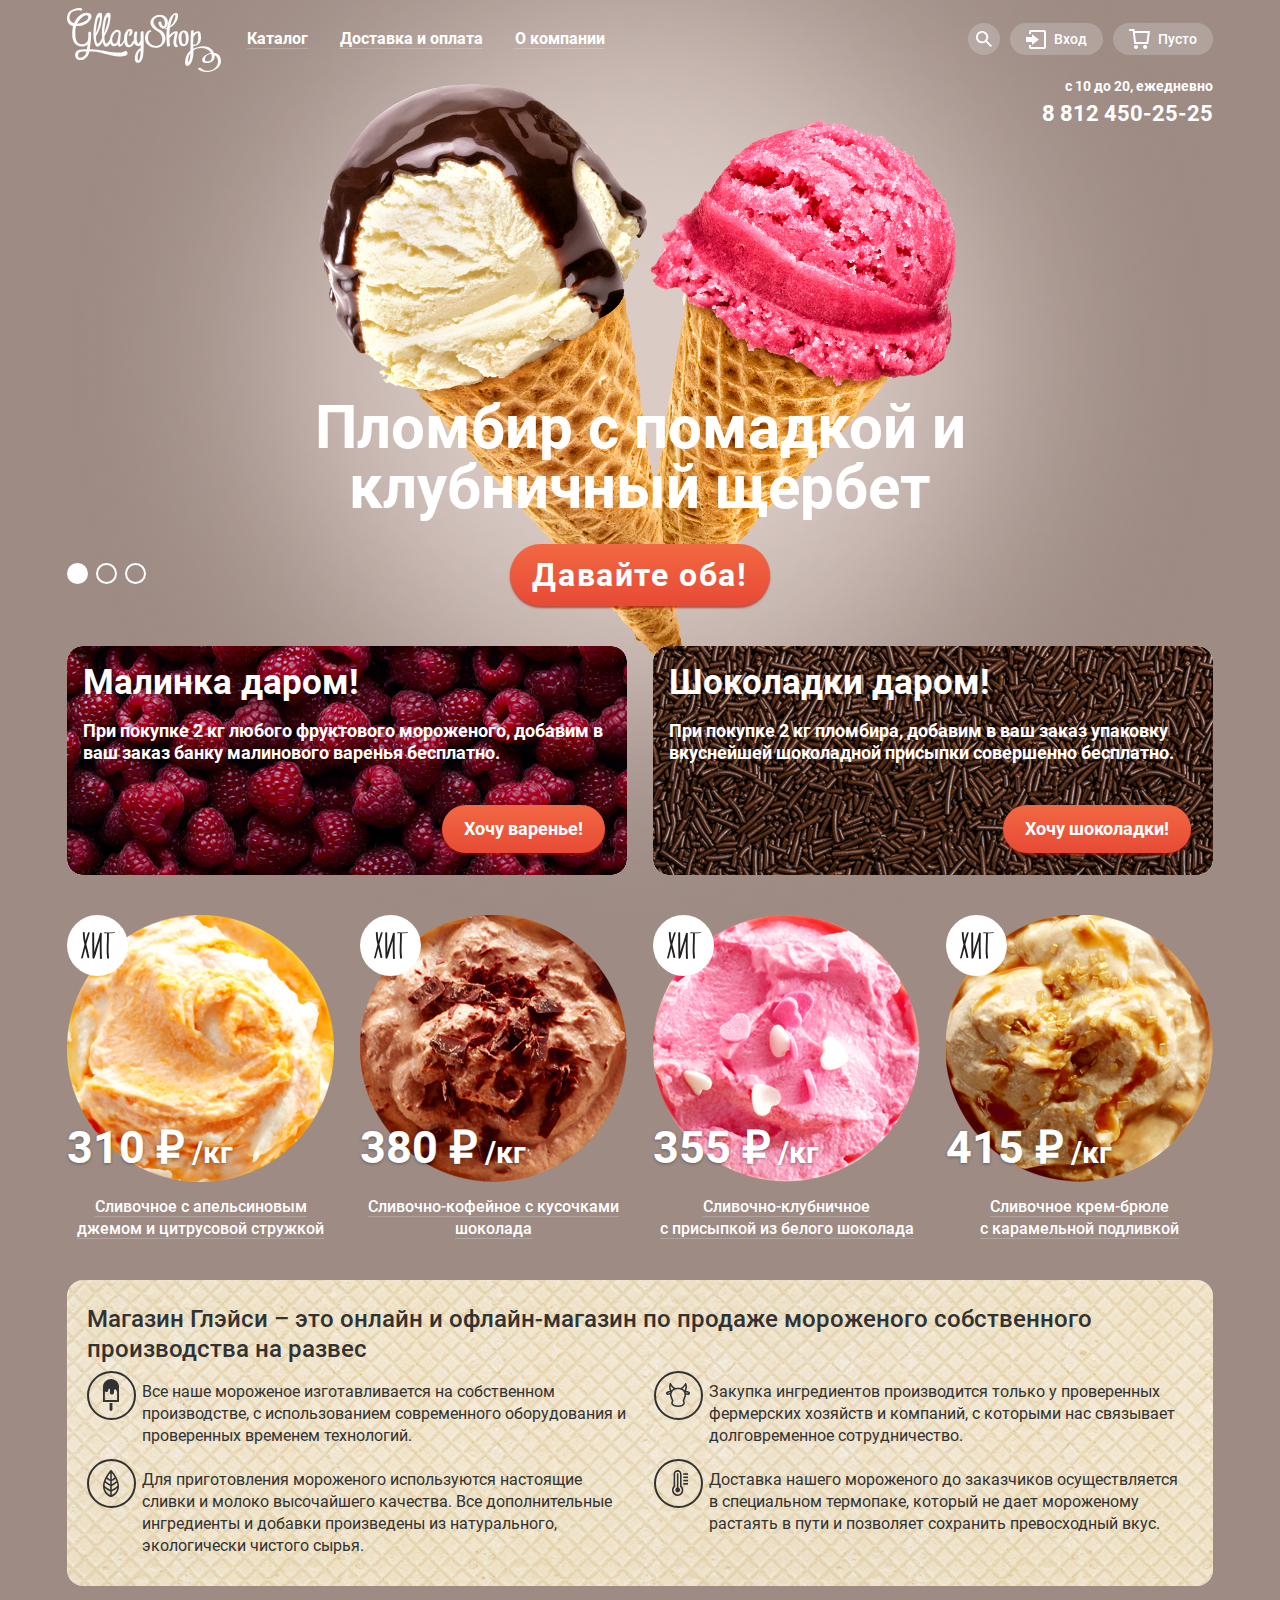
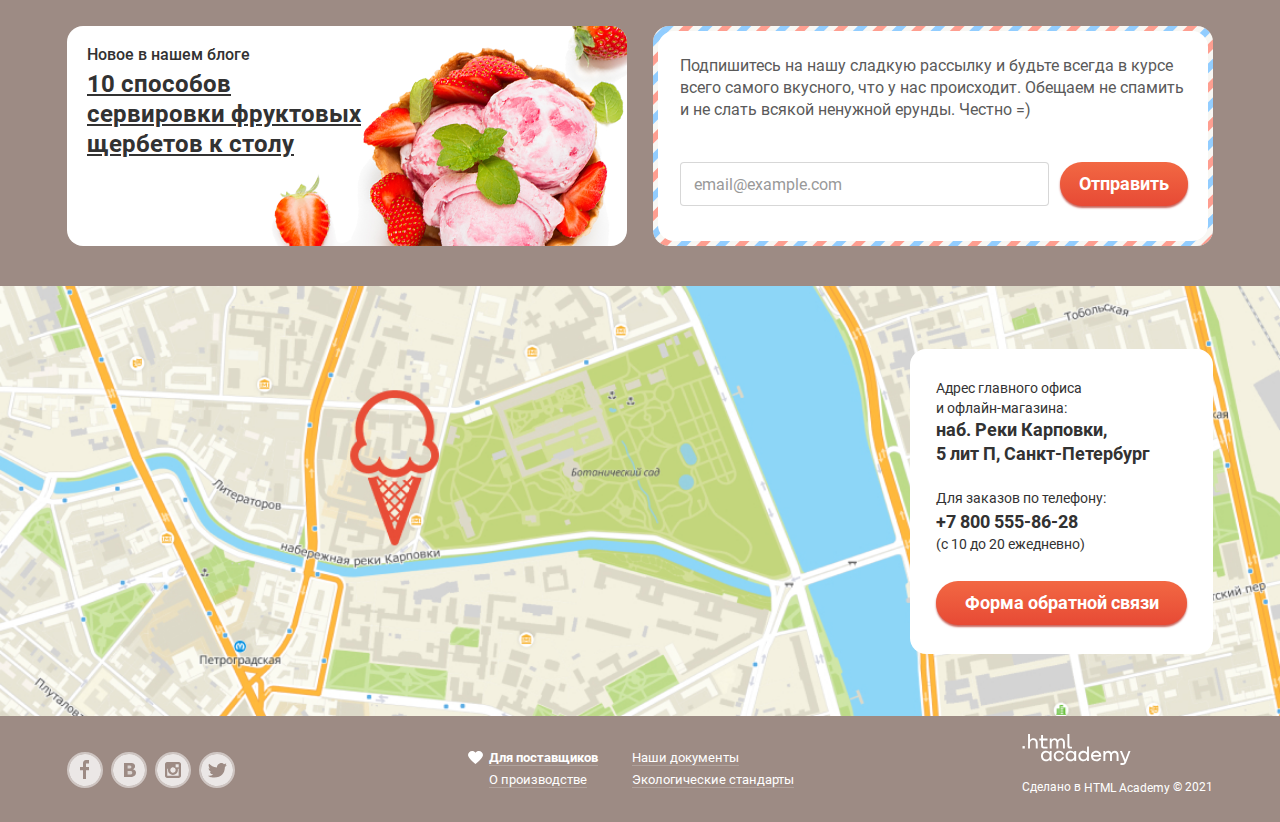
<file: index.html>
<!DOCTYPE html>
<html lang="ru" class="page">
	<head>
		<meta charset="utf-8">
		<title>HTML Academy: Глейси</title>
		<link rel="icon" href="favicon.ico">
		<link rel="icon" href="img/favicon_152.svg" type="image/svg+xml">
		<link rel="apple-touch-icon" href="img/favicon_180.png">
		<link rel="manifest" href="manifest.webmanifest.js">
		<link rel="stylesheet" href="css/normalize.css">
		<link rel="stylesheet" type="text/css" href="css/style.min.css">
	</head>
	<body class="page-body">
		<!-- Шапка -->
		<header class="main-header">
			<div class="wrapper main-header__wrapper">
				<nav class="main-header__navigation">
					<a class="main-header__logo">
						<img src="img/logo.svg" width="154" height="64" alt="Gllacy Shop">
					</a>

					<div class="main-header__bar">
						<ul class="main-header__site-navigation list">
							<li class="main-header__site-navigation-item">
								<a class="main-header__site-navigation-link" href="catalog.html">
									Каталог
								</a>
								<ul class="main-header__site-subnavigation list">
									<li class="main-header__site-subnavigation-item">
										<p class="main-header__site-subnavigation-title">Новинки</p>
									</li>
									<li class="main-header__site-subnavigation-item">
										<a href="catalog.html" class="main-header__site-subnavigation-link">Сливочное</a>
									</li>
									<li class="main-header__site-subnavigation-item">
										<a href="#" class="main-header__site-subnavigation-link">Щербеты</a>
									</li>
									<li class="main-header__site-subnavigation-item">
										<a href="#" class="main-header__site-subnavigation-link">Фруктовый лед</a>
									</li>
									<li class="main-header__site-subnavigation-item">
										<a href="#" class="main-header__site-subnavigation-link">Мелорин</a>
									</li>
								</ul>
							</li>
							<li class="main-header__site-navigation-item">
								<a class="main-header__site-navigation-link" href="#">
									Доставка и оплата
								</a>
							</li>
							<li class="main-header__site-navigation-item">
								<a class="main-header__site-navigation-link" href="#">
									О компании
								</a>
							</li>
						</ul>

						<ul class="main-header__user-navigation list">
							<li class="main-header__user-navigation-item search">
								<button class="main-header__user-navigation-button search__button" type="button">
									<span class="visually-hidden">Поиск</span>
									<svg width="16" height="16" viewBox="0 0 16 16" xmlns="http://www.w3.org/2000/svg">
										<path d="M16 14.6652L11.0785 9.73294C11.9827 8.48188 12.3826 6.93501 12.1984 5.40134C12.0141 3.86767 11.2594 2.4601 10.0848 1.45982C8.91022 0.45954 7.40233 -0.0598191 5.86234 0.00548954C4.32234 0.0707982 2.86363 0.715967 1.77757 1.81212C0.691516 2.90827 0.0580813 4.3747 0.0038002 5.91849C-0.050481 7.46228 0.478388 8.96976 1.48476 10.1398C2.49113 11.3098 3.90092 12.0563 5.43251 12.2301C6.96409 12.4039 8.50472 11.9922 9.74663 11.0772L14.6586 16L16 14.6652ZM6.08152 10.3767C5.24079 10.3767 4.41895 10.1268 3.71991 9.65874C3.02087 9.19063 2.47604 8.5253 2.15431 7.74687C1.83258 6.96844 1.7484 6.11188 1.91241 5.28551C2.07643 4.45913 2.48128 3.70006 3.07576 3.10427C3.67024 2.50849 4.42766 2.10276 5.25223 1.93838C6.0768 1.77401 6.93149 1.85837 7.70822 2.1808C8.48495 2.50324 9.14883 3.04927 9.61591 3.74983C10.083 4.4504 10.3323 5.27404 10.3323 6.11661C10.3298 7.24568 9.88115 8.3278 9.08451 9.12618C8.28788 9.92456 7.20813 10.3742 6.08152 10.3767Z" fill="currentColor"/>
									</svg>
								</button>
								<form class="search__form" action="index.html" method="post">
									<label for="search-field" class="visually-hidden">Начать поиск</label>
									<input id="search-field" type="search" name="search" placeholder="Крем-брюле" class="search__field field field--modal">
								</form>
							</li>
							<li class="main-header__user-navigation-item enter">
								<button class="main-header__user-navigation-button enter__button" type="button">
									<svg width="20" height="19" viewBox="0 0 20 19" fill="currentColor" xmlns="http://www.w3.org/2000/svg">
										<path d="M6.04 14.88L12.96 9.5L6.04 4.13V7.04H0V11.96H6.04V14.88Z" />
										<path d="M18 0H5C4.46957 0 3.96086 0.210714 3.58579 0.585786C3.21071 0.960859 3 1.46957 3 2V4H5V2H18V17H5V15H3V17C3 17.5304 3.21071 18.0391 3.58579 18.4142C3.96086 18.7893 4.46957 19 5 19H18C18.5304 19 19.0391 18.7893 19.4142 18.4142C19.7893 18.0391 20 17.5304 20 17V2C20 1.46957 19.7893 0.960859 19.4142 0.585786C19.0391 0.210714 18.5304 0 18 0Z"/>
									</svg>
									<span class="main-header__button-text">Вход</span>
								</button>

								<form class="enter__form" action="index.html" method="post">
									<label for="enter-email" class="visually-hidden">Ваш Email</label>
									<input id="enter-email" type="email" name="email" placeholder="email@example.com" class="enter__field field field--modal">

									<label for="enter-password" class="visually-hidden">Ваш пароль</label>
									<input id="enter-password" type="password" name="password" placeholder="......" class="enter__field field">
									<div class="enter__row">
										<button class="enter__sign-in button button--font-medium" type="submit" name="button-enter">Войти</button>
										<div class="enter__help">
											<a href="#" class="enter__link">Забыли пароль?</a>
											<a href="#" class="enter__link">Новая регистрация</a>
										</div>
									</div>
								</form>
							</li>
							<li class="main-header__user-navigation-item cart">
								<button class="main-header__user-navigation-button cart__button" type="button">
									<svg width="21" height="20" viewBox="0 0 21 20" fill="none" xmlns="http://www.w3.org/2000/svg">
										<path d="M5.70345 2L5.46161 0H0V2H3.66795L5.17946 15H19.2869L21 2H5.70345ZM17.5034 13H6.97313L5.96545 4H18.6924L17.5034 13Z" fill="currentColor"/>
										<path d="M7.03359 20C8.14664 20 9.04894 19.1046 9.04894 18C9.04894 16.8954 8.14664 16 7.03359 16C5.92054 16 5.01823 16.8954 5.01823 18C5.01823 19.1046 5.92054 20 7.03359 20Z" fill="currentColor"/>
										<path d="M16.1027 20C17.2157 20 18.118 19.1046 18.118 18C18.118 16.8954 17.2157 16 16.1027 16C14.9896 16 14.0873 16.8954 14.0873 18C14.0873 19.1046 14.9896 20 16.1027 20Z" fill="currentColor"/>
									</svg>
									<span class="main-header__button-text">Пусто</span>
								</button>
							</li>
						</ul>
					</div>
				</nav>
				<div class="main-header__description">с 10 до 20, ежедневно
					<br>
					<a class="main-header__phone link" href="tel:88124502525">8 812 450-25-25</a>
				</div>
			</div>
		</header>
		<!-- /Шапка -->

		<main class="container">
			<div class="wrapper">
				<h1 class="visually-hidden">Gllacy Shop</h1>
				<!-- Слайдер -->
				<section class="slider">

					<ul class="slider__list list">
						<li class="slider__item slide">
							<h2 class="slider__item-description">Пломбир с помадкой и клубничный щербет</h2>
							<div class="slider__item-image">
								<img src="img/ice_cream_group_1.png" alt="Белый пломбир с шоколадной помадкой и розовый сорбет в вафельных рожках" width="1200" height="966">
							</div>
							<a class="slider__item-link button button--font-large" href="#"> Давайте оба!</a>
						</li>
						<li class="slider__item slide slide__hidden">
							<h2 class="slider__item-description">Шоколадный пломбир и лимонный сорбет</h2>
							<div class="slider__item-image">
								<img src="img/ice_cream_group_2.png" alt="Пломбир с шоколадными капельками и лимонный сорбет в вафельных рожках" width="1200" height="966">
							</div>
							<a class="slider__item-link button button--font-large" href="#"> Давайте оба!</a>
						</li>
						<li class="slider__item slide slide__hidden">
							<h2 class="slider__item-description">Крем-брюле и пломбир с малиновым джемом</h2>
							<div class="slider__item-image">
								<img src="img/ice_cream_group_3.png" alt="Крем-брюле с шоколадным соусом и пломбир с малиновым джемом в вафельных рожках" width="1200" height="966">
							</div>
							<a class="slider__item-link button button--font-large" href="#">Давайте оба!</a>
						 </li>
					</ul>
					<div class="slider-controls">
						<button class="slider-controls__button is-active" type="button" aria-label="Первый слайд" onclick="currentSlide(1)"></button>
						<button class="slider-controls__button" type="button" aria-label="Второй слайд" onclick="currentSlide(2)"></button>
						<button class="slider-controls__button" type="button" aria-label="Третий слайд" onclick="currentSlide(3)"></button>
					</div>
				</section>



				<!-- Акции -->
				<h2 class="visually-hidden">Список акций</h2>
				<section class="actions">
					<ul class="actions__list list">
						<li class="actions__item actions__background-raspberries">
							<h3 class="actions__item-title">Малинка даром!</h3>
							<p class="actions__description">При покупке 2 кг любого фруктового мороженого, добавим в ваш заказ банку малинового варенья бесплатно.</p>
							<a class="actions__link button button--font-medium" href="#">Хочу варенье!</a>
						</li>
						<li class="actions__item actions__background-chocolates">
							<h3 class="actions__item-title">Шоколадки даром!</h3>
							<p class="actions__description">При покупке 2 кг пломбира, добавим в ваш заказ упаковку вкуснейшей шоколадной присыпки совершенно бесплатно.</p>
							<a class="actions__link button button--font-medium" href="#">Хочу шоколадки!</a>
						</li>
					</ul>
				</section>
				<!-- /Акции -->

				<!-- Хиты -->
				<section class="catalog">
					<h2 class="visually-hidden">Хиты продаж</h2>
					<ul class="catalog__list list">
						<li class="catalog__item product product--hit">
							<a class="product__link link" href="#">
								<span class="link__text">Сливочное с апельсиновым джемом и цитрусовой стружкой</span>
							</a>
							<div class="product__info">
								<a class="product__image" href="#">
									<img src="img/catalog_ice-cream_1.png" alt="Белое мороженое с оранжевым апельсиновым джемом" width="267" height="267">
								</a>
								<p class="product__price">310 &#8381;<small> /кг</small></p>
							</div>
							<button class="button product__button button--font-medium" type="button">Быстрый просмотр</button>
						</li>

						<li class="catalog__item product product--hit">
							<a class="product__link link" href="#">
								<span class="link__text">Сливочно-кофейное с кусочками шоколада</span>
							</a>
							<div class="product__info">
								<a class="product__image" href="#">
									<img src="img/catalog_ice-cream_2.png" alt="Шоколадное мороженное с шоколадной стружкой" width="267" height="267">
								</a>
								<p class="product__price">380 &#8381;<small> /кг</small></p>
							</div>
							<button class="button product__button button--font-medium" type="button">Быстрый просмотр</button>
						</li>

						<li class="catalog__item product product--hit">
							<a class="product__link link" href="#">
								<span class="link__text">Сливочно-клубничное <br/>с присыпкой из белого шоколада</span>
							</a>
							<div class="product__info">
								<a class="product__image" href="#">
									<img src="img/catalog_ice-cream_3.png" alt="Розовое клубничное мороженое с посыпкой из сахарных сердечек" width="267" height="267">
								</a>
								<p class="product__price">355 &#8381;<small> /кг</small></p>
							</div>
							<button class="button product__button button--font-medium" type="button">Быстрый просмотр</button>
						</li>

						<li class="catalog__item product product--hit">
							<a class="product__link link" href="#">
								<span class="link__text">Сливочное крем-брюле <br/>с карамельной подливкой</span>
							</a>
							<div class="product__info">
								<a class="product__image" href="#">
									<img src="img/catalog_ice-cream_4.png" alt="Крем-брюле с карамельной подливкой" width="267" height="267">
								</a>
								<p class="product__price">415 &#8381;<small> /кг</small></p>
							</div>
							<button class="button product__button button--font-medium" type="button">Быстрый просмотр</button>
						</li>
					</ul>
				</section>
				<!-- /Хиты -->

				<!-- Преимущества -->
					<section class="advantages advantages__background-waffle">
						<h2 class="advantages__title">Магазин Глэйси – это онлайн и офлайн-магазин по продаже мороженого собственного производства на развес</h2>
							<ul class="advantages__list list">
								<li class="advantages__item">
									<p class="advantages__description">Все наше мороженое изготавливается на собственном производстве, с использованием современного оборудования и проверенных временем технологий.</p>
								</li>

								<li class="advantages__item">
									<p class="advantages__description">Закупка ингредиентов производится только у проверенных фермерских хозяйств и компаний, с которыми нас связывает долговременное сотрудничество.</p>
								</li>

								<li class="advantages__item">
									<p class="advantages__description">Для приготовления мороженого используются настоящие сливки и молоко высочайшего качества. Все дополнительные ингредиенты и добавки произведены из натурального, экологически чистого сырья.</p>
								</li>

								<li class="advantages__item">
									<p class="advantages__description">Доставка нашего мороженого до заказчиков осуществляется <br>в специальном термопаке, который не дает мороженому растаять в пути и позволяет сохранить превосходный вкус.</p>
								</li>
							</ul>
					</section>
				<!-- /Преимущества -->
				<div class="row">
				<!-- Новости блога -->
					<article class="row__item blog">
						<h2 class="blog__title">Новое в нашем блоге</h2>
						<a class="blog__link link-black" href="#">10 способов сервировки фруктовых щербетов к столу
						</a>
					</article>
				<!-- /Новости блога -->
				<!-- Рассылка -->
					<section class="row__item subscription">
						<div class="subscription__background-color">
							<h2 class="visually-hidden">Рассылка</h2>

							<p class="subscription__description">Подпишитесь на нашу сладкую рассылку и будьте всегда в курсе всего самого вкусного, что у нас происходит. Обещаем не спамить и не слать всякой ненужной ерунды. Честно =)</p>
							<form class="subscription__form" action="https://echo.htmlacademy.ru/courses" method="post">
								<label for="subscription-email" class="visually-hidden">Ваш email</label>
								<input id="subscription-email" class="subscription__field email field" type="email" name="mail" placeholder="email@example.com">

								<input class="subscription__button button button--font-small" type="submit" value="Отправить">
							</form>
						</div>
					</section>
				<!-- /Рассылка -->
				</div>
			</div>

			<!-- Адрес -->
			<section class="address">
				<div class="address__map" id="map"></div>
				<div class="wrapper adress__wrapper">
					<h2 class="visually-hidden">Адрес и телефон для связи</h2>
					<div class="address__info">
						<p class="address__description">Адрес главного офиса<br/> и офлайн-магазина:</p>
						<address class="adress__adress">наб. Реки Карповки,<br> 5 лит П, Санкт-Петербург</address>
						<p class="address__description">Для заказов по телефону:</p>
						<a class="address__phone link-black" href="tel:+78005558628">+7 800 555-86-28</a>
						<p class="address__description address__description-time">(с 10 до 20 ежедневно)</p>
						<a href="#" class="address__button button button--font-very-small feedback-link">Форма обратной связи</a>
					</div>
				</div>
			</section>
			<!-- /Адрес -->

		</main>

		<!-- Подвал -->
		<footer class="page-footer">
				<div class="wrapper page-footer__wrapper">
				<!-- Соцсети -->
				<h2 class="visually-hidden">Наши контакты в социальных сетях</h2>
				<ul class="page-footer__column page-footer__column-socials socials list">
					<li class="socials__item">
						<a class="socials__link" href="#">
							<img class="socials__icon" src="img/icons/facebook.svg" alt="Фейсбук" width="32" height="32">
							<span class="visually-hidden">Фейсбук</span>
						</a>
					</li>
					<li class="socials__item">
						<a class="socials__link" href="#">
							<img class="socials__icon" src="img/icons/vkontakte.svg" alt="Вконтакте" width="32" height="32">
							<span class="visually-hidden">Вконтакте</span>
						</a>
					</li>
					<li class="socials__item">
						<a class="socials__link" href="#">
							<img class="socials__icon" src="img/icons/instagram.svg" alt="Инстаграм" width="32" height="32">
							<span class="visually-hidden">Инстаграм</span>
						</a>
					</li>
					<li class="socials__item">
						<a class="socials__link" href="#">
							<img class="socials__icon" src="img/icons/twitter.svg" alt="Твиттер" width="32" height="32">
							<span class="visually-hidden">Твиттер</span>
						</a>
					</li>
				</ul>
				<!-- /Соцсети -->
				<ul class="page-footer__column footer-nav list">
					<li class="footer-nav__item">
						<a class="footer-nav__link footer-nav__link--heart link" href="#">
							<span class="link__text">Для поставщиков</span>
						</a>
					</li>
					<li class="footer-nav__item"> 
						<a class="footer-nav__link link" href="#">
							<span class="link__text">Наши документы</span>
						</a>
					</li>

					<li class="footer-nav__item">
						<a class="footer-nav__link link" href="#">
							<span class="link__text">О производстве</span>
						</a>
					</li>
					<li class="footer-nav__item">
						<a class="footer-nav__link link" href="#">
							<span class="link__text">Экологические стандарты</span>
						</a>
					</li>
				</ul>

				<div class="page-footer__column">
					<a href="https://htmlacademy.ru/intensive/htmlcss" target="_blank" class="page-footer__logo-link">
						<img class="page-footer__logo" src="img/icons/logo_html_academy.svg" alt="HTML Академия" width="109" height="31">
					</a>
					<p class="page-footer__copyright">Сделано в <a class="link-academy link" href="https://htmlacademy.ru/intensive/htmlcss" target="_blank"> HTML Academy</a> © 2021</p>
				</div>
			</div>
		</footer>
		<!-- /Подвал -->

		<div class="popup-feedback popup">
			<div class="popup__overlay"></div>
			<div class="popup__content">
				<button class="popup__close" type="button" title="Закрыть"></button>

				<p class="popup__title">Мы обязательно вам ответим!</p>
				<form class="feedback-form" action="https://echo.htmlacademy.ru/courses" method="post">
					<label for="feedback-user-name" class="visually-hidden">Ваше Имя</label>
					<input id="feedback-user-name" type="text" name="feedback-name" placeholder="Имя Фамилия" class="feedback-form__field field feedback-user-name">

					<label for="feedback-email" class="visually-hidden">Ваш Email</label>
					<input id="feedback-email" type="email" name="feedback-email" placeholder="email@example.com" class="feedback-form__field field feedback-email">

					<label for="feedback-comment" class="visually-hidden">Ваш комментарий</label>
					<textarea id="feedback-comment" name="comment" rows="6" cols="35" placeholder="В свободной форме" class="feedback-form__textarea field field--textarea feedback-comment"></textarea>

					<input class="feedback-form__button button button--font-medium" type="submit" name="feedback-submit" value="Отправить">
				</form>
			</div>
		</div>

		<script src="https://api-maps.yandex.ru/2.1/?lang=ru-RU&amp;amp;apikey=8c4697af-8af9-4130-ba3c-3260d2bb30d9"></script>
		<script src="js/main.min.js"></script>
	</body>
</html>
</file>
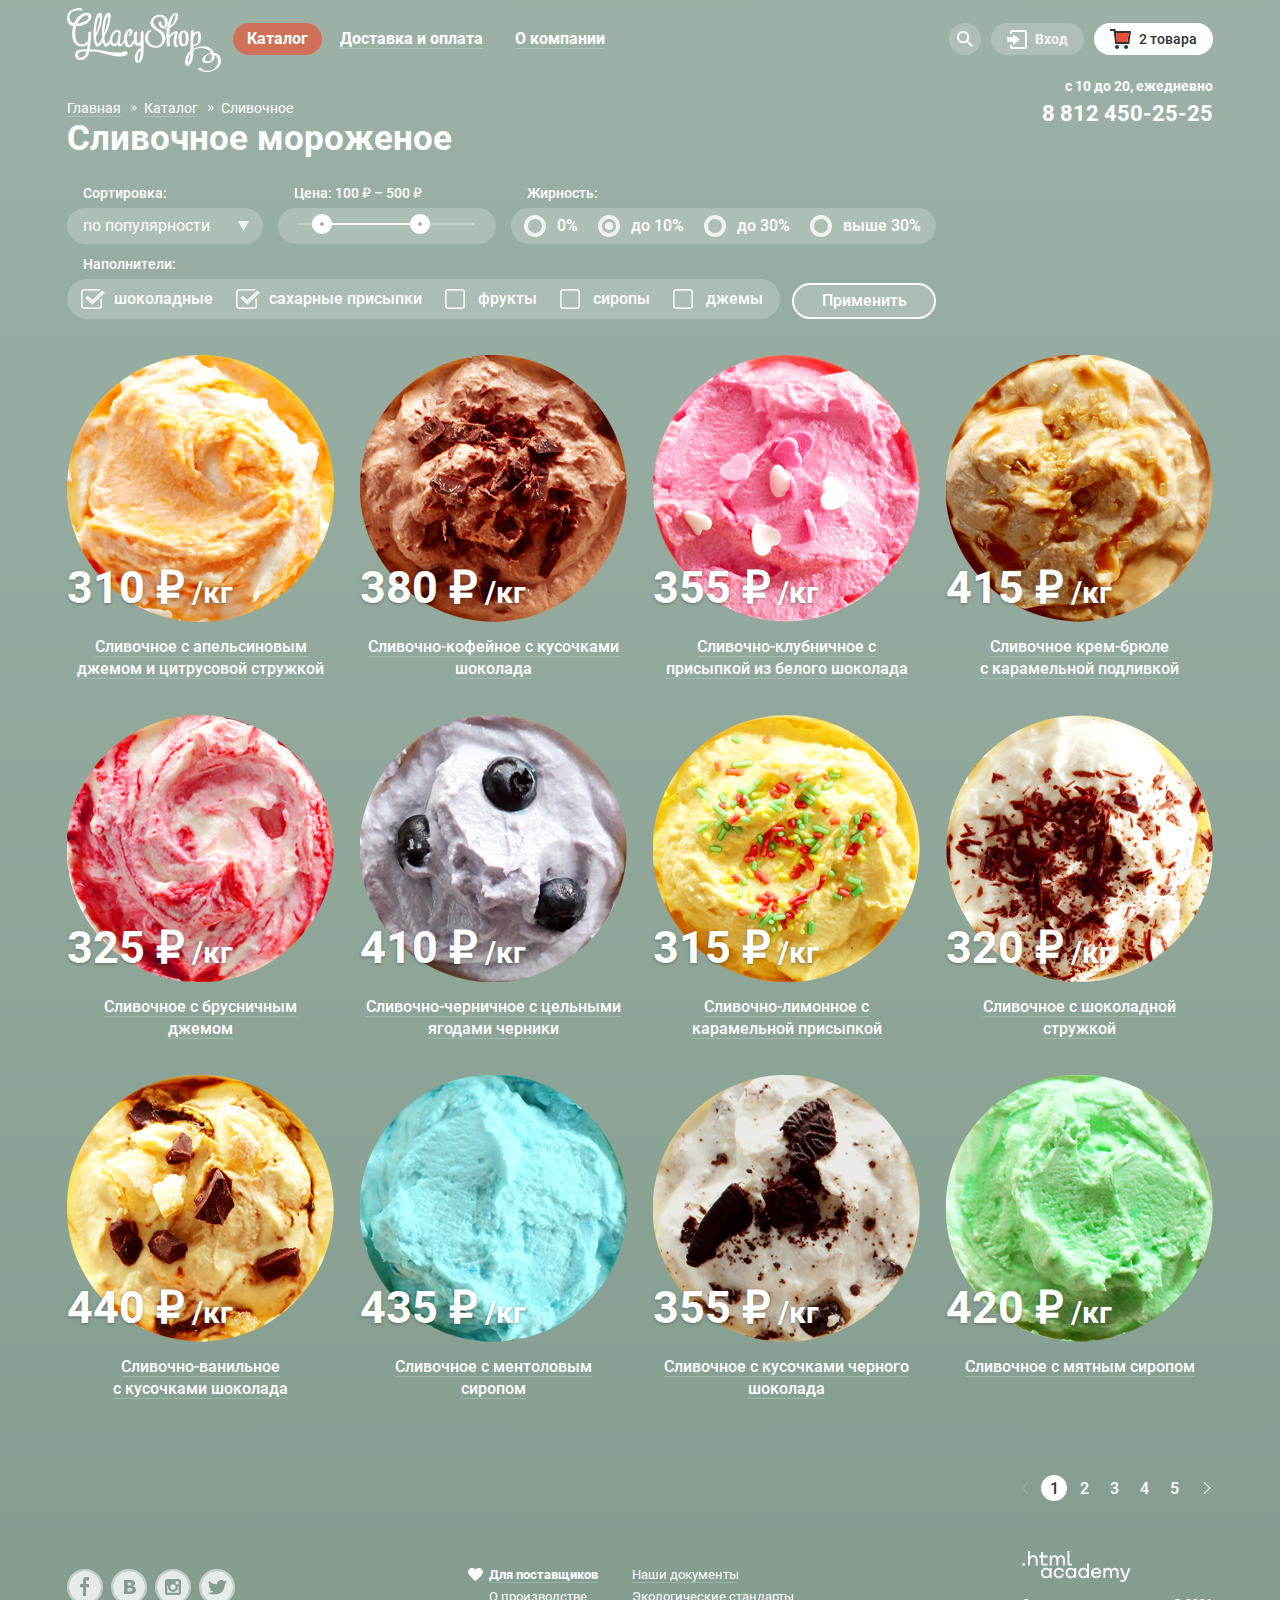
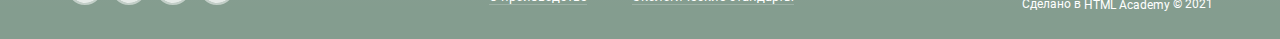
<file: catalog.html>
<!DOCTYPE html>
<html lang="ru" class="page">
	<head>
		
		<meta charset="utf-8">
		<title>HTML Academy: Глейси</title>
		<link rel="icon" href="favicon.ico">
		<link rel="icon" href="img/favicon_152.svg" type="image/svg+xml">
		<link rel="apple-touch-icon" href="img/favicon_180.png">
		<link rel="manifest" href="manifest.webmanifest.js">
		<link rel="stylesheet" href="css/normalize.css">
		<link rel="stylesheet" type="text/css" href="css/style.min.css">
	</head>
	<body class="page-body inner-page">
		<!-- Шапка -->
		<header class="main-header">
			<div class="wrapper main-header__wrapper">
				<nav class="main-header__navigation">
					<a href="index.html" class="main-header__logo">
						<img src="img/logo.svg" width="154" height="64" alt="Gllacy Shop">
					</a>

					<div class="main-header__bar">
						<ul class="main-header__site-navigation list">
							<li class="main-header__site-navigation-item">
								<a class="main-header__site-navigation-link is-active">
									Каталог
								</a>
								<ul class="main-header__site-subnavigation list">
									<li class="main-header__site-subnavigation-item">
										<p class="main-header__site-subnavigation-title">Новинки</p>
									</li>
									<li class="main-header__site-subnavigation-item">
										<a class="main-header__site-subnavigation-link is-active">Сливочное</a>
									</li>
									<li class="main-header__site-subnavigation-item">
										<a href="#" class="main-header__site-subnavigation-link">Щербеты</a>
									</li>
									<li class="main-header__site-subnavigation-item">
										<a href="#" class="main-header__site-subnavigation-link">Фруктовый лед</a>
									</li>
									<li class="main-header__site-subnavigation-item">
										<a href="#" class="main-header__site-subnavigation-link">Мелорин</a>
									</li>
								</ul>
							</li>
							<li class="main-header__site-navigation-item">
								<a class="main-header__site-navigation-link" href="#">
									Доставка и оплата
								</a>
							</li>
							<li class="main-header__site-navigation-item">
								<a class="main-header__site-navigation-link" href="#">
									О компании
								</a>
							</li>
						</ul>

						<ul class="main-header__user-navigation list">
							<li class="main-header__user-navigation-item search">
								<button class="main-header__user-navigation-button search__button" type="button">
									<span class="visually-hidden">Поиск</span>
									<svg width="16" height="16" viewBox="0 0 16 16" xmlns="http://www.w3.org/2000/svg">
										<path d="M16 14.6652L11.0785 9.73294C11.9827 8.48188 12.3826 6.93501 12.1984 5.40134C12.0141 3.86767 11.2594 2.4601 10.0848 1.45982C8.91022 0.45954 7.40233 -0.0598191 5.86234 0.00548954C4.32234 0.0707982 2.86363 0.715967 1.77757 1.81212C0.691516 2.90827 0.0580813 4.3747 0.0038002 5.91849C-0.050481 7.46228 0.478388 8.96976 1.48476 10.1398C2.49113 11.3098 3.90092 12.0563 5.43251 12.2301C6.96409 12.4039 8.50472 11.9922 9.74663 11.0772L14.6586 16L16 14.6652ZM6.08152 10.3767C5.24079 10.3767 4.41895 10.1268 3.71991 9.65874C3.02087 9.19063 2.47604 8.5253 2.15431 7.74687C1.83258 6.96844 1.7484 6.11188 1.91241 5.28551C2.07643 4.45913 2.48128 3.70006 3.07576 3.10427C3.67024 2.50849 4.42766 2.10276 5.25223 1.93838C6.0768 1.77401 6.93149 1.85837 7.70822 2.1808C8.48495 2.50324 9.14883 3.04927 9.61591 3.74983C10.083 4.4504 10.3323 5.27404 10.3323 6.11661C10.3298 7.24568 9.88115 8.3278 9.08451 9.12618C8.28788 9.92456 7.20813 10.3742 6.08152 10.3767Z" fill="currentColor"/>
									</svg>
								</button>
								<form class="search__form" action="index.html" method="post">
									<label for="search-field" class="visually-hidden">Начать поиск</label>
									<input id="search-field" type="search" name="search" placeholder="Крем-брюле" class="search__field field field--modal">
								</form>
							</li>
							<li class="main-header__user-navigation-item enter">
								<button class="main-header__user-navigation-button enter__button" type="button">
									<svg width="20" height="19" viewBox="0 0 20 19" fill="currentColor" xmlns="http://www.w3.org/2000/svg">
										<path d="M6.04 14.88L12.96 9.5L6.04 4.13V7.04H0V11.96H6.04V14.88Z" />
										<path d="M18 0H5C4.46957 0 3.96086 0.210714 3.58579 0.585786C3.21071 0.960859 3 1.46957 3 2V4H5V2H18V17H5V15H3V17C3 17.5304 3.21071 18.0391 3.58579 18.4142C3.96086 18.7893 4.46957 19 5 19H18C18.5304 19 19.0391 18.7893 19.4142 18.4142C19.7893 18.0391 20 17.5304 20 17V2C20 1.46957 19.7893 0.960859 19.4142 0.585786C19.0391 0.210714 18.5304 0 18 0Z"/>
									</svg>
									<span class="main-header__button-text">Вход</span>
								</button>

								<form class="enter__form" action="index.html" method="post">
									<label for="enter-email" class="visually-hidden">Ваш Email</label>
									<input id="enter-email" type="email" name="email" placeholder="email@example.com" class="enter__field field field--modal">

									<label for="enter-password" class="visually-hidden">Ваш пароль</label>
									<input id="enter-password" type="password" name="password" placeholder="......" class="enter__field field">
									<div class="enter__row">
										<button class="enter__sign-in button button--font-medium" type="submit" name="button-enter">Войти</button>
										<div class="enter__help">
											<a href="#" class="enter__link">Забыли пароль?</a>
											<a href="#" class="enter__link">Новая регистрация</a>
										</div>
									</div>
								</form>
							</li>
							<li class="main-header__user-navigation-item cart">
								<button class="main-header__user-navigation-button cart__button cart__button--full" type="button">
									<svg width="21" height="20" viewBox="0 0 21 20" fill="none" xmlns="http://www.w3.org/2000/svg">
										<path d="M7.03359 20C8.14664 20 9.04894 19.1046 9.04894 18C9.04894 16.8954 8.14664 16 7.03359 16C5.92054 16 5.01823 16.8954 5.01823 18C5.01823 19.1046 5.92054 20 7.03359 20Z" fill="#343434"/>
										<path d="M16.1027 20C17.2157 20 18.118 19.1046 18.118 18C18.118 16.8954 17.2157 16 16.1027 16C14.9896 16 14.0873 16.8954 14.0873 18C14.0873 19.1046 14.9896 20 16.1027 20Z" fill="#343434"/>
										<path d="M5.70345 2L5.46161 0H0V2H3.66795L5.17946 15H19.2869L21 2H5.70345ZM17.5034 13H6.97313L5.96545 4H18.6924L17.5034 13Z" fill="#343434"/>
										<path d="M5.93506 4.02999L6.97297 13H17.5032L18.6923 4.02999H5.93506Z" fill="#E84D37"/>
									</svg>
									<span class="main-header__button-text">2 товара</span>
								</button>
								<div class="cart__content">
									<h2 class="visually-hidden">Корзина</h2>
									<ul class="cart__list list">
										<li class="cart__item cart-item">
											<button class="cart-item__delete" type="button"><span class="visually-hidden">Удалить</span></button>
											<a href="#" class="cart-item__image">
												<img src="img/catalog_ice-cream_1.png" width="33" height="33" alt="Пломбир с апельсиновым джемом">
											</a>
											<a href="#" class="cart-item__name">Пломбир с апельсиновым джемом</a>
											<span class="cart-item__cost">1,5 кг x <span>200 руб</span></span>
											<span class="cart-item__price">300 руб</span>
										</li>
										<li class="cart__item cart-item">
											<button class="cart-item__delete" type="button"><span class="visually-hidden">Удалить</span></button>
											<a href="#" class="cart-item__image">
												<img src="img/catalog_ice-cream_3.png" width="33" height="33" alt="Клубничный пломбир с присыпкой из белого шоколада">
											</a>
											<a href="#" class="cart-item__name">Клубничный пломбир с присыпкой из белого шоколада</a>
											<span class="cart-item__cost">1,5 кг x <span>300 руб</span></span>
											<span class="cart-item__price">450 руб</span>
										</li>
									</ul>
									<div class="cart__footer">
										<p class="cart__final-cost">
											Итого: <span>750</span> руб
										</p>
										<a class="cart__order-buttion button button--font-medium" href="#">Оформить заказ</a>
									</div>
								</div>
							</li>
						</ul>
					</div>
				</nav>
				<div class="main-header__description">с 10 до 20, ежедневно
					<br>
					<a class="main-header__phone link" href="tel:88124502525">8 812 450-25-25</a>
				</div>
			</div>
		</header>
		<!-- /Шапка -->
		<main>
			<div class="wrapper">
			<ul class="breadcrumbs list">
				<li class="breadcrumbs__item">
					<a class="breadcrumbs__link link" href="index.html">
						<span class="link__text">Главная</span>
					</a>
				</li>
				<li class="breadcrumbs__item">
					<a class="breadcrumbs__link link" href="#">
						<span class="link__text">Каталог</span>
					</a>
				</li>
				<li class="breadcrumbs__item">
					<a class="breadcrumbs__link link is-active">
						<span class="link__text">Сливочное</span>
					</a>
				</li>
			</ul>
			<h1 class="title">Cливочное мороженое</h1>

			<section class="catalog">
				<h2 class="visually-hidden">Наши товары</h2>
				<form class="catalog__filter filter" action="https://echo.htmlacademy.ru/courses" method="get">
					<fieldset class="filter__fieldset filter__fieldset--select">
						<legend class="filter__title">Сортировка:</legend>
						<label for="sort-select" class="visually-hidden">Отсортировать по: </label>
						<select id="sort-select" class="filter__select" name="sorting">
							<option class="filter__option" value="popular" selected>по популярности</option>
							<option class="filter__option" value="cheap" >сначала недорогие</option>
							<option class="filter__option" value="expensive" >сначала дорогие</option>
							<option class="filter__option" value="fat" >по жирности</option>
						</select>
					</fieldset>

					<fieldset class="filter__fieldset filter__fieldset--price">
						<legend class="filter__title">Цена: <span class="filter__min-price">100 </span> ₽ – <span class="filter__max-price">500 </span> ₽</legend>
						<div class="range">
							<div class="range__controls">
								<div class="range__scale">
									<div class="range__bar"></div>
								</div>
								<div class="range__toggle range__toggle--min"></div>
								<div class="range__toggle range__toggle--max"></div>
							</div>
						</div>
					</fieldset>

					<fieldset class="filter__fieldset filter__fieldset--radio-button">
						<legend class="filter__title">Жирность:</legend>
						<ul class="filter__fat list">
							<li class="filter__fat-item">
								<label class="filter__fat-label radio">
									<input class="filter__radio radio__input visually-hidden" type="radio" name="fat" value="0%">
									<span class="radio__text">0%</span>
								</label>
							</li>
							
							<li class="filter__fat-item">
								<label class="filter__fat-label radio">
									<input class="filter__radio radio__input visually-hidden" type="radio" name="fat" value="до 10%" checked>
									<span class="radio__text">до 10%</span>
								</label>
							</li>

							<li class="filter__fat-item">
								<label class="filter__fat-labe radio">
									<input class="filter__radio radio__input visually-hidden" type="radio" name="fat" value="до 30%">
									<span class="radio__text">до 30%</span>
								</label>
							</li>

							<li class="filter__fat-item">
								<label class="filter__fat-label radio">
									<input class="filter__radio radio__input visually-hidden" type="radio" name="fat" value="выше 30%">
									<span class="radio__text">выше 30%</span>
								</label>
							</li>
						</ul>
					</fieldset>

					<fieldset class="filter__fieldset filter__fieldset--checkbox">
						<legend class="filter__title">Наполнители:</legend>
						<ul class="filter__checkbox-list list">
							<li class="filter__checkbox-item">
								<label class="checkbox">
									<input class="checkbox__input visually-hidden" type="checkbox" name="decor_chocolate" checked="">
									<span class="checkbox__text">шоколадные</span>
								</label>
							</li>

							<li class="filter__checkbox-item">
								<label class="checkbox">
									<input class="checkbox__input visually-hidden" type="checkbox" name="decor_shugar-powder" checked="">
									<span class="checkbox__text">сахарные присыпки</span>
								</label>
							</li>

							<li class="filter__checkbox-item">
								<label class="checkbox">
									<input class="checkbox__input visually-hidden" type="checkbox" name="decor_fruits">
									<span class="checkbox__text">фрукты</span>
								</label>
							</li>

							<li class="filter__checkbox-item">
								<label class="checkbox">
									<input class="checkbox__input visually-hidden" type="checkbox" name="decor_syrups">
									<span class="checkbox__text">сиропы</span>
								</label>
							</li>

							<li class="filter__checkbox-item">
								<label class="checkbox">
									<input class="checkbox__input visually-hidden" type="checkbox" name="decor_jams">
									<span class="checkbox__text">джемы</span>
								</label>
							</li>
						</ul>
					</fieldset>

					<input class="filter__submit" type="submit" name="sent" value="Применить">
				</form>

				<ul class="catalog__list list">
					<li class="catalog__item product">
						<a class="product__link link" href="#">
							<span class="link__text">Сливочное с апельсиновым джемом и цитрусовой стружкой</span>
						</a>
						<div class="product__info">
							<a class="product__image" href="#">
								<img src="img/catalog_ice-cream_1.png" alt="Белое мороженое с оранжевым апельсиновым джемом" width="267" height="267">
							</a>
							<p class="product__price">310 &#8381;<small> /кг</small></p>
						</div>
						<button class="button product__button button--font-medium" type="button">Быстрый просмотр</button>
					</li>

					<li class="catalog__item product">
						<a class="product__link link" href="#">
							<span class="link__text">Сливочно-кофейное с кусочками шоколада</span>
						</a>
						<div class="product__info">
							<a class="product__image" href="#">
								<img src="img/catalog_ice-cream_2.png" alt="Шоколадное мороженное с шоколадной стружкой" width="267" height="267">
							</a>
							<p class="product__price">380 &#8381;<small> /кг</small></p>
						</div>
						<button class="button product__button button--font-medium" type="button">Быстрый просмотр</button>
					</li>

					<li class="catalog__item product">
						<a class="product__link link" href="#">
							<span class="link__text">Сливочно-клубничное с присыпкой из белого шоколада</span>
						</a>
						<div class="product__info">
							<a class="product__image" href="#">
								<img src="img/catalog_ice-cream_3.png" alt="Розовое клубничное мороженое с посыпкой из сахарных сердечек" width="267" height="267">
							</a>
							<p class="product__price">355 &#8381;<small> /кг</small></p>
						</div>
						<button class="button product__button button--font-medium" type="button">Быстрый просмотр</button>
					</li>

					<li class="catalog__item product">
						<a class="product__link link" href="#">
							<span class="link__text">Сливочное крем-брюле <br/>с карамельной подливкой</span>
						</a>
						<div class="product__info">
							<a class="product__image" href="#">
								<img src="img/catalog_ice-cream_4.png" alt="Крем-брюле с карамельной подливкой" width="267" height="267">
							</a>
							<p class="product__price">415 &#8381;<small> /кг</small></p>
						</div>
						<button class="button product__button button--font-medium" type="button">Быстрый просмотр</button>
					</li>

					<li class="catalog__item product">
						<a class="product__link link" href="#">
							<span class="link__text">Сливочное с брусничным <br/>джемом</span>
						</a>
						<div class="product__info">
							<a class="product__image" href="#">
								<img src="img/catalog_ice-cream_5.png" alt="Белое мороженное с красным джемом" width="267" height="267">
							</a>
							<p class="product__price">325 &#8381;<small> /кг</small></p>
						</div>
						<button class="button product__button button--font-medium" type="button">Быстрый просмотр</button>
					</li>

					<li class="catalog__item product">
						<a class="product__link link" href="#">
							<span class="link__text">Сливочно-черничное с цельными ягодами черники</span>
						</a>
						<div class="product__info">
							<a class="product__image" href="#">
								<img src="img/catalog_ice-cream_6.png" alt="Черничное мороженое с целыми ягодами черники" width="267" height="267">
							</a>
							<p class="product__price">410 &#8381;<small> /кг</small></p>
						</div>
						<button class="button product__button button--font-medium" type="button">Быстрый просмотр</button>
					</li>

					<li class="catalog__item product">
						<a class="product__link link" href="#">
							<span class="link__text">Сливочно-лимонное с карамельной присыпкой</span>
						</a>
						<div class="product__info">
							<a class="product__image" href="#">
								<img src="img/catalog_ice-cream_7.png" alt="Жёлтое мороженное с разноцветной посыпкой" width="267" height="267">
							</a>
							<p class="product__price">315 &#8381;<small> /кг</small></p>
						</div>
						<button class="button product__button button--font-medium" type="button">Быстрый просмотр</button>
					</li>

					<li class="catalog__item product">
						<a class="product__link link" href="#">
							<span class="link__text">Сливочное с шоколадной стружкой</span>
						</a>
						<div class="product__info">
							<a class="product__image" href="#">
								<img src="img/catalog_ice-cream_8.png" alt="Белое мороженное с шоколадной стружкой" width="267" height="267">
							</a>
							<p class="product__price">320 &#8381;<small> /кг</small></p>
						</div>
						<button class="button product__button button--font-medium" type="button">Быстрый просмотр</button>
					</li>

					<li class="catalog__item product">
						<a class="product__link link" href="#">
							<span class="link__text">Сливочно-ванильное <br/>с кусочками шоколада</span>
						</a>
						<div class="product__info">
							<a class="product__image" href="#">
								<img src="img/catalog_ice-cream_9.png" alt="Бежевое мороженное с кусочками шоколада" width="267" height="267">
							</a>
							<p class="product__price">440 &#8381;<small> /кг</small></p>
						</div>
						<button class="button product__button button--font-medium" type="button">Быстрый просмотр</button>
					</li>

					<li class="catalog__item product">
						<a class="product__link link" href="#">
							<span class="link__text">Сливочноe с ментоловым сиропом</span>
						</a>
						<div class="product__info">
							<a class="product__image" href="#">
								<img src="img/catalog_ice-cream_10.png" alt="Мороженое пастельно-голубого цвета" width="267" height="267">
							</a>
							<p class="product__price">435 &#8381;<small> /кг</small></p>
						</div>
						<button class="button product__button button--font-medium" type="button">Быстрый просмотр</button>
					</li>

					<li class="catalog__item product">
						<a class="product__link link" href="#">
							<span class="link__text">Сливочное с кусочками черного шоколада</span>
						</a>
						<div class="product__info">
							<a class="product__image" href="#">
								<img src="img/catalog_ice-cream_11.png" alt="Белое мороженое с кусочками шоколадного печенья" width="267" height="267">
							</a>
							<p class="product__price">355 &#8381;<small> /кг</small></p>
						</div>
						<button class="button product__button button--font-medium" type="button">Быстрый просмотр</button>
					</li> 

					<li class="catalog__item product">
						<a class="product__link link" href="#">
							<span class="link__text">Сливочное с мятным сиропом</span>
						</a>
						<div class="product__info">
							<a class="product__image" href="#">
								<img src="img/catalog_ice-cream_12.png" alt="Мороженое пастельно-зелёного цвета" width="267" height="267">
							</a>
							<p class="product__price">420 &#8381;<small> /кг</small></p>
						</div>
						<button class="button product__button button--font-medium" type="button">Быстрый просмотр</button>
					</li>
				</ul>

				<ul class="catalog__pagination pagination-list list">
					<li class="pagination-list__item">
						<a class="pagination-list__link pagination-list__link--prev is-disabled">
							<span class="visually-hidden">Прошлая страница</span>
						</a>
					</li>
					<li class="pagination-list__item">
						<a class="pagination-list__link is-active">1</a>
					</li>
					<li class="pagination-list__item">
						<a class="pagination-list__link" href="#">2</a>
					</li>
					<li class="pagination-list__item">
						<a class="pagination-list__link" href="#">3</a>
					</li>
					<li class="pagination-list__item">
						<a class="pagination-list__link" href="#">4</a>
					</li>
					<li class="pagination-list__item">
						<a class="pagination-list__link" href="#">5</a>
					</li>
					<li class="pagination-list__item">
						<a class="pagination-list__link pagination-list__link--next" href="#">
							<span class="visually-hidden">Следующая страница</span>
						</a>
					</li>
				</ul>
			</section>
		</div>
		</main>

		<!-- Подвал -->
		<footer class="page-footer">
				<div class="wrapper page-footer__wrapper">
				<!-- Соцсети -->
				<h2 class="visually-hidden">Наши контакты в социальных сетях</h2>
				<ul class="page-footer__column page-footer__column-socials socials list">
					<li class="socials__item">
						<a class="socials__link" href="#">
							<img class="socials__icon" src="img/icons/facebook.svg" alt="Фейсбук" width="32" height="32">
						</a>
					</li>
					<li class="socials__item">
						<a class="socials__link" href="#">
							<img class="socials__icon" src="img/icons/vkontakte.svg" alt="Вконтакте" width="32" height="32">
						</a>
					</li>
					<li class="socials__item">
						<a class="socials__link" href="#">
							<img class="socials__icon" src="img/icons/instagram.svg" alt="Инстаграм" width="32" height="32">
						</a>
					</li>
					<li class="socials__item">
						<a class="socials__link" href="#">
							<img class="socials__icon" src="img/icons/twitter.svg" alt="Твиттер" width="32" height="32">
						</a>
					</li>
				</ul>
				<!-- /Соцсети -->
				<ul class="page-footer__column footer-nav list">
					<li class="footer-nav__item">
						<a class="footer-nav__link footer-nav__link--heart link" href="#">
							<span class="link__text">Для поставщиков</span>
						</a>
					</li>
					<li class="footer-nav__item"> 
						<a class="footer-nav__link link" href="#">
							<span class="link__text">Наши документы</span>
						</a>
					</li>

					<li class="footer-nav__item">
						<a class="footer-nav__link link" href="#">
							<span class="link__text">О производстве</span>
						</a>
					</li>
					<li class="footer-nav__item">
						<a class="footer-nav__link link" href="#">
							<span class="link__text">Экологические стандарты</span>
						</a>
					</li>
				</ul>

				<div class="page-footer__column">
					<a href="https://htmlacademy.ru/intensive/htmlcss" target="_blank" class="page-footer__logo-link">
						<img class="page-footer__logo" src="img/icons/logo_html_academy.svg" alt="HTML Академия" width="109" height="31">
					</a>
					<p class="page-footer__copyright">Сделано в <a class="link-academy link" href="https://htmlacademy.ru/intensive/htmlcss" target="_blank"> HTML Academy</a> © 2021</p>
				</div>
			</div>
		</footer>
		<!-- /Подвал -->
		<script src="js/main.min.js"></script>
	</body>
</html>
</file>
<file: css/style.min.css>
@font-face{font-family:Roboto;font-style:normal;font-weight:400;src:url(../fonts/roboto-v27-latin_cyrillic-regular.eot);src:local(''),url(../fonts/roboto-v27-latin_cyrillic-regular.eot?#iefix) format('embedded-opentype'),url(../fonts/roboto-v27-latin_cyrillic-regular.woff2) format('woff2'),url(../fonts/roboto-v27-latin_cyrillic-regular.woff) format('woff'),url(../fonts/roboto-v27-latin_cyrillic-regular.ttf) format('truetype'),url(../fonts/roboto-v27-latin_cyrillic-regular.svg#Roboto) format('svg')}@font-face{font-family:Roboto;font-style:normal;font-weight:500;src:url(../fonts/roboto-v27-latin_cyrillic-500.eot);src:local(''),url(../fonts/roboto-v27-latin_cyrillic-500.eot?#iefix) format('embedded-opentype'),url(../fonts/roboto-v27-latin_cyrillic-500.woff2) format('woff2'),url(../fonts/roboto-v27-latin_cyrillic-500.woff) format('woff'),url(../fonts/roboto-v27-latin_cyrillic-500.ttf) format('truetype'),url(../fonts/roboto-v27-latin_cyrillic-500.svg#Roboto) format('svg')}@font-face{font-family:Roboto;font-style:normal;font-weight:700;src:url(../fonts/roboto-v27-latin_cyrillic-700.eot);src:local(''),url(../fonts/roboto-v27-latin_cyrillic-700.eot?#iefix) format('embedded-opentype'),url(../fonts/roboto-v27-latin_cyrillic-700.woff2) format('woff2'),url(../fonts/roboto-v27-latin_cyrillic-700.woff) format('woff'),url(../fonts/roboto-v27-latin_cyrillic-700.ttf) format('truetype'),url(../fonts/roboto-v27-latin_cyrillic-700.svg#Roboto) format('svg')}:root{--basic-black:#323232;--default-black:#000;--basic-dark:#5A5A5A;--basic-white:#fff;--form-background:#F8F7F4;--background-beige:#9D8B84;--background-grey:#8996A6;--background-green:#849D8F;--gradient-light-orange:#f26843;--gradient-deep-orange:#e74a35;--gradient-light-orange-hover:#f58669;--gradient-deep-orange-hover:#ec6f5e;--gradient-light-orange-active:#e1613e;--gradient-deep-orange-active:#d84732;--gradient-button-shadow:rgba(172, 16, 0, 0.64);--gradient-button-shadow-hover:#AC1000;--gradient-button-shadow-active:#942718;--gradient-button-text-shadow:rgba(160, 32, 11, 0.76);--link-black-hover:#E84D37;--link-hover:#FFBC9E;--link-border-hover:rgba(255, 188, 158, 0.3);--link-black-border:rgba(50, 50, 50, 0.3);--link-black-border-hover:rgba(232, 77, 55, 0.3);--nav-is-active:#D07058;--subnav-active:#F6B5A5;--subnav-border:rgba(50, 50, 50, 0.2);--button-shadow-inset:#696969;--border-gray:#CACAC7;--lightgray-font:#999999;--raspberry-background:#900035;--chocolate-background:#4A2106;--waffle-background:#E3D0B9;--basic-hover:rgba(255, 255, 255, 0.2);--linear-gradient-transparent:rgba(255,255,255,0);--modal-shadow:rgba(0, 0, 0, 0.4);--field-border:rgba(178, 178, 178, 0.52);--field-border-focus:rgba(46, 136, 228, 0.52);--gray-semi-transparent:rgba(255, 255, 255, 0.4);--price-text-shadow:rgba(49, 50, 53, 0.5);--radio-custom:rgba(255, 255, 255, 0.8);--socials-border:rgba(255, 255, 255, 0.5);--socials-border-active:rgba(255, 255, 255, 0.7);--overlay:rgba(0, 0, 0, 0.3);--range-scale:rgba(255, 255, 255, 0.3);--product-hover:rgba(0, 0, 0, 0.2)}.page-body{position:relative;min-width:1200px;margin:0;padding:0;font-family:Roboto,Arial,sans-serif;font-size:16px;line-height:22px;font-weight:400;background-color:var(--background-beige);color:var(--basic-white);min-height:100%;display:-ms-grid;display:grid;-ms-grid-rows:-webkit-min-content 1fr -webkit-min-content;-ms-grid-rows:min-content 1fr min-content;grid-template-rows:-webkit-min-content 1fr -webkit-min-content;grid-template-rows:min-content 1fr min-content;-ms-flex-line-pack:start;align-content:start}.inner-page{background-color:var(--background-green)}.inner-page::before{content:'';position:absolute;top:0;left:0;right:0;bottom:0;display:block;width:100%;height:100%;background-image:-o-linear-gradient(top,var(--basic-hover),var(--linear-gradient-transparent));background-image:-webkit-gradient(linear,left top,left bottom,from(var(--basic-hover)),to(var(--linear-gradient-transparent)));background-image:linear-gradient(180deg,var(--basic-hover),var(--linear-gradient-transparent));z-index:-1}.first-slide{background-color:var(--background-beige)}.second-slide{background-color:var(--background-grey)}.third-slide{background-color:var(--background-green)}*,::after,::before{-webkit-box-sizing:border-box;box-sizing:border-box;padding:0;margin:0}.list{list-style:none}.visually-hidden{position:absolute;width:1px;height:1px;margin:-1px;border:0;padding:0;white-space:nowrap;-webkit-clip-path:inset(100%);clip-path:inset(100%);clip:rect(0 0 0 0);overflow:hidden}.slide{-webkit-animation-name:fade;-webkit-animation-duration:1.5s;animation-name:fade;animation-duration:1.5s}.slider-controls{position:absolute;bottom:58px;left:0;z-index:20}.slider-controls__button{width:21px;height:21px;margin-right:4px;background-color:transparent;border:2px solid var(--basic-white);border-radius:50%;cursor:pointer;-webkit-transition:all .2s ease-out;-o-transition:all .2s ease-out;transition:all .2s ease-out}.slider-controls__button:focus,.slider-controls__button:hover{background-color:var(--gray-semi-transparent)}.slider-controls__button.is-active{background-color:var(--basic-white);cursor:default}.wrapper{width:1200px;margin:0 auto;padding:0 27px;-webkit-box-sizing:border-box;box-sizing:border-box}.link,.link-black{display:inline-block;vertical-align:middle;text-decoration:none}.link{color:var(--basic-white)}.link[href]:active,.link[href]:focus,.link[href]:hover{color:var(--link-hover);-webkit-transition:all .2s ease-out;-o-transition:all .2s ease-out;transition:all .2s ease-out}.link__text{border-bottom:1px solid var(--basic-hover);-webkit-transition:all .2s ease-out;-o-transition:all .2s ease-out;transition:all .2s ease-out}.link[href]:active .link__text,.link[href]:focus .link__text,.link[href]:hover .link__text{border-bottom:1px solid var(--link-border-hover)}.link-black{color:var(--basic-black)}.link-black:active,.link-black:focus,.link-black:hover{color:var(--link-black-hover);-webkit-transition:all .2s ease-out;-o-transition:all .2s ease-out;transition:all .2s ease-out}.link-black__text{border-bottom:1px solid var(--link-black-border);-webkit-transition:all .2s ease-out;-o-transition:all .2s ease-out;transition:all .2s ease-out}.link-black:active .link-black__text,.link-black:focus .link-black__text,.link-black:hover .link-black__text{border-bottom:1px solid var(--link-black-border-hover)}.link-black.is-active .link-black__text,.link.is-active .link__text{border-color:transparent}.button{font-weight:700;color:var(--basic-white);background-color:var(--button-orange);border-radius:70px;border:none;display:inline-block;vertical-align:middle;cursor:pointer;-webkit-box-shadow:0 2px 2px var(--gradient-button-shadow);box-shadow:0 2px 2px var(--gradient-button-shadow);text-decoration:none;text-shadow:0 2px 5px var(--button-text-shadow);background-color:var(--gradient-light-orange);background-image:-o-linear-gradient(top,var(--gradient-light-orange),var(--gradient-deep-orange));background-image:-webkit-gradient(linear,left top,left bottom,from(var(--gradient-light-orange)),to(var(--gradient-deep-orange)));background-image:linear-gradient(to bottom,var(--gradient-light-orange),var(--gradient-deep-orange));text-align:center}.button:focus,.button:hover{background-image:-o-linear-gradient(top,var(--gradient-light-orange-hover),var(--gradient-deep-orange-hover));background-image:-webkit-gradient(linear,left top,left bottom,from(var(--gradient-light-orange-hover)),to(var(--gradient-deep-orange-hover)));background-image:linear-gradient(to bottom,var(--gradient-light-orange-hover),var(--gradient-deep-orange-hover));-webkit-box-shadow:0 2px 2px var(--gradient-button-shadow-hover);box-shadow:0 2px 2px var(--gradient-button-shadow-hover)}.button:active{background-image:-o-linear-gradient(top,var(--gradient-deep-orange-active),var(--gradient-light-orange-active));background-image:-webkit-gradient(linear,left top,left bottom,from(var(--gradient-deep-orange-active)),to(var(--gradient-light-orange-active)));background-image:linear-gradient(to bottom,var(--gradient-deep-orange-active),var(--gradient-light-orange-active));-webkit-box-shadow:inset 0 2px 2px var(--gradient-button-shadow-active);box-shadow:inset 0 2px 2px var(--gradient-button-shadow-active)}.button--font-large{font-size:31px;line-height:41px;padding:12px 44px}.button--font-medium{font-size:18px;line-height:24px;padding:12px 22px}.button--font-small{font-size:18px;line-height:24px;padding:10px 19px}.button--font-very-small{font-size:18px;line-height:24px;padding:8px 28px}.main-header__wrapper{display:-webkit-box;display:-ms-flexbox;display:flex;-webkit-box-orient:vertical;-webkit-box-direction:normal;-ms-flex-direction:column;flex-direction:column}.main-header__navigation{display:-webkit-box;display:-ms-flexbox;display:flex;-webkit-box-align:center;-ms-flex-align:center;align-items:center}.main-header__logo{padding-right:10px;padding-top:8px}.main-header__bar{display:-webkit-box;display:-ms-flexbox;display:flex;-webkit-box-align:center;-ms-flex-align:center;align-items:center;width:100%}.main-header__site-navigation{display:-webkit-box;display:-ms-flexbox;display:flex;margin:0;padding:0;-ms-flex-wrap:wrap;flex-wrap:wrap}.main-header__site-navigation-link:not(.is-active):not(:hover):not(:focus):not(:active)::after{content:'';display:block;border-bottom:1px solid var(--basic-hover)}.main-header__site-navigation-item{position:relative;padding:10px 2px}.main-header__site-navigation-link{display:block;font-style:normal;font-weight:700;font-size:16px;line-height:18px;color:var(--basic-white);text-decoration:none;padding:7px 14px;border-radius:20px;-webkit-transition:all .2s ease-out;-o-transition:all .2s ease-out;transition:all .2s ease-out}.main-header__site-navigation-link:not(.is-active):focus,.main-header__site-navigation-link:not(.is-active):hover{color:var(--basic-black);background-color:var(--basic-white)}.main-header__site-navigation-link:not(.is-active):active{color:var(--basic-black);background-color:var(--basic-white);-webkit-box-shadow:0 2px 1px 0 var(--button-shadow-inset) inset;box-shadow:0 2px 1px 0 var(--button-shadow-inset) inset}.main-header__site-navigation-link.is-active{color:var(--basic-white);background-color:var(--nav-is-active);cursor:default}.main-header__site-subnavigation{display:none;position:absolute;z-index:10;bottom:5px;left:-6px;min-width:143px;padding:10px 0;background-color:var(--basic-white);-webkit-transform:translateY(100%);-ms-transform:translateY(100%);transform:translateY(100%);border-radius:4px;-webkit-box-shadow:0 20px 20px 0 var(--modal-shadow);box-shadow:0 20px 20px 0 var(--modal-shadow)}.main-header__site-navigation-item:focus .main-header__site-subnavigation,.main-header__site-navigation-item:hover .main-header__site-subnavigation{display:block;-webkit-transition:all .2s ease-out;-o-transition:all .2s ease-out;transition:all .2s ease-out}.main-header__site-subnavigation-item:first-child{padding-left:6px;padding-right:9px;padding-bottom:12px}.main-header__site-subnavigation-title{padding-top:3px;padding-left:15px;padding-right:11px;padding-bottom:10px;font-size:14px;line-height:18px;font-weight:700;color:var(--basic-black);border-bottom:1px solid var(--subnav-border)}.main-header__site-subnavigation-link{display:block;padding:5px 20px;font-size:14px;line-height:16px;color:var(--basic-black);text-decoration:none;-webkit-transition:all .2s ease-out;-o-transition:all .2s ease-out;transition:all .2s ease-out}.main-header__site-subnavigation-link:focus,.main-header__site-subnavigation-link:hover{background-color:var(--link-hover)}.main-header__site-subnavigation-link:active{background-color:var(--subnav-active)}.main-header__site-subnavigation-link.is-active{background-color:var(--nav-is-active);color:var(--basic-white)}.main-header__user-navigation-button{display:-webkit-box;display:-ms-flexbox;display:flex;-webkit-box-pack:center;-ms-flex-pack:center;justify-content:center;-webkit-box-align:center;-ms-flex-align:center;align-items:center;height:32px;padding:6px 16px;color:var(--basic-white);border-radius:20px;background-color:var(--basic-hover);border:none;-webkit-appearance:none;-moz-appearance:none;appearance:none;cursor:pointer}.main-header__button-text{margin-left:8px;font-size:14px;font-weight:500}.search__button{width:32px;padding:0}.cart__button--full,.main-header__user-navigation-button:focus,.main-header__user-navigation-button:hover{color:var(--basic-black);background-color:var(--basic-white)}.search__form{display:none;position:absolute;z-index:20;bottom:4px;right:0;-webkit-transform:translateY(100%);-ms-transform:translateY(100%);transform:translateY(100%);width:341px;padding:20px 15px;background-color:var(--form-background);-webkit-box-shadow:0 20px 20px 0 var(--modal-shadow);box-shadow:0 20px 20px 0 var(--modal-shadow);border-radius:4px;-webkit-transition:all .2s ease-out;-o-transition:all .2s ease-out;transition:all .2s ease-out}.search:focus .search__form,.search:hover .search__form{display:block}.field{width:100%;height:44px;padding:5px 13px;font-size:16px;line-height:20px;font-weight:700;color:var(--basic-black);background-color:var(--basic-white);border:1px solid var(--field-border);border-radius:4px}.field--textarea{resize:none;padding:16px 14px}.field::-webkit-input-placeholder{color:var(--lightgray-font);font-weight:400}.field::-moz-placeholder{color:var(--lightgray-font);font-weight:400}.field:-ms-input-placeholder{color:var(--lightgray-font);font-weight:400}.field::-ms-input-placeholder{color:var(--lightgray-font);font-weight:400}.field::placeholder{color:var(--lightgray-font);font-weight:400}.field:hover{border-width:2px;padding:12px}.field--textarea:hover{border-width:2px;padding:15px 13px}.field:focus{border:2px solid var(--field-border-focus);padding:12px;outline:0}.field--textarea:focus{border:2px solid var(--field-border-focus);padding:15px 13px}.field--modal{font-size:14px;line-height:16px}.enter__form{display:none;position:absolute;z-index:20;bottom:4px;right:0;-webkit-transform:translateY(100%);-ms-transform:translateY(100%);transform:translateY(100%);width:277px;padding:20px 16px;background-color:var(--form-background);-webkit-box-shadow:0 20px 20px 0 var(--modal-shadow);box-shadow:0 20px 20px 0 var(--modal-shadow);border-radius:4px;-webkit-transition:all .2s ease-out;-o-transition:all .2s ease-out;transition:all .2s ease-out}.enter:focus .enter__form,.enter:hover .enter__form{display:block}.enter__field{margin-bottom:20px}.enter__row{display:-webkit-box;display:-ms-flexbox;display:flex;-webkit-box-align:center;-ms-flex-align:center;align-items:center}.enter__sign-in{padding:10px 26px}.enter__help{margin-left:20px}.enter__link{font-size:13px;line-height:15px;color:var(--basic-black);text-decoration:none;border-bottom:1px solid var(--link-black-border)}.cart__content{display:none;position:absolute;z-index:10;bottom:4px;right:0;-webkit-transform:translateY(100%);-ms-transform:translateY(100%);transform:translateY(100%);width:539px;padding:20px 15px;background-color:var(--form-background);-webkit-box-shadow:0 20px 20px 0 var(--modal-shadow);box-shadow:0 20px 20px 0 var(--modal-shadow);border-radius:4px;-webkit-transition:all .2s ease-out;-o-transition:all .2s ease-out;transition:all .2s ease-out}.cart:focus .cart__content,.cart:hover .cart__content{display:block}.cart__list{border-bottom:1px solid var(--border-gray);color:var(--basic-black)}.cart__item{margin-bottom:20px}.cart-item{display:-webkit-box;display:-ms-flexbox;display:flex;-webkit-box-align:center;-ms-flex-align:center;align-items:center;font-size:13px;line-height:16px}.cart-item__delete{-ms-flex-negative:0;flex-shrink:0;display:block;width:23px;height:23px;margin-right:3px;background-color:transparent;background-image:url(../img/icons/close.svg);background-size:11px 11px;background-repeat:no-repeat;background-position:50% 50%;border:none;cursor:pointer}.cart-item__image{-ms-flex-negative:0;flex-shrink:0;display:block;width:33px;height:33px}.cart-item__image img{display:block}.cart-item__name{-webkit-box-flex:1;-ms-flex-positive:1;flex-grow:1;margin:0 13px;display:inline-block;vertical-align:middle;text-decoration:none;color:var(--basic-black)}.cart-item__cost{-ms-flex-negative:0;flex-shrink:0;width:120px;color:var(--default-black);text-align:center}.cart-item__cost span{color:var(--lightgray-font)}.cart-item__price{-ms-flex-negative:0;flex-shrink:0;width:80px;text-align:center}.cart__footer{text-align:right}.cart__final-cost{padding:15px 0;color:var(--basic-black);font-size:15px;line-height:16px;font-weight:700}.cart__order-buttion{padding:10px 15px}.main-header__user-navigation{display:-webkit-box;display:-ms-flexbox;display:flex;margin-left:auto}.main-header__user-navigation-item{position:relative;padding:10px;padding-right:0}.main-header__description{font-size:14px;line-height:16px;font-weight:700;text-align:right;color:var(--basic-white);margin-left:auto}.main-header__phone{display:inline-block;vertical-align:top;margin-top:8px;font-size:22px;line-height:24px;text-decoration:none;color:var(--basic-white)}.slider{position:relative}.slider__list{height:520px}.slider__item{height:100%;position:relative;display:-webkit-box;display:-ms-flexbox;display:flex;-webkit-box-orient:vertical;-webkit-box-direction:normal;-ms-flex-direction:column;flex-direction:column;-webkit-box-align:center;-ms-flex-align:center;align-items:center}.slide.slide__hidden{display:none}.slider__item-description{max-width:680px;text-align:center;margin-bottom:26px;margin-top:auto;font-weight:700;font-size:60px;line-height:60px}.slider__item-image{position:absolute;z-index:-1;top:-126px}.slider__item-link{margin-bottom:40px;font-weight:700;font-size:32px;line-height:44px;letter-spacing:.05em;text-decoration:none;color:var(--basic-white);padding:9px 22px}.actions{position:relative;z-index:10;margin-bottom:40px}.actions__background-raspberries{width:560px;min-height:229px;background-image:url(../img/background/raspberry-background.jpg);border-radius:16px;background-color:var(--raspberry-background)}.actions__background-chocolates{width:560px;min-height:229px;background-image:url(../img/background/chocolate-background.jpg);border-radius:16px;background-color:var(--chocolate-background)}.actions__list{display:-ms-grid;display:grid;-webkit-box-align:start;-ms-flex-align:start;align-items:start;-ms-grid-columns:560px 26px 560px;grid-template-columns:560px 560px;padding-left:0;gap:26px}.actions__item-title{font-weight:700;font-size:35px;line-height:41px;padding-bottom:17px}.actions__item{display:-webkit-box;display:-ms-flexbox;display:flex;-webkit-box-orient:vertical;-webkit-box-direction:normal;-ms-flex-direction:column;flex-direction:column;-webkit-box-align:start;-ms-flex-align:start;align-items:flex-start;padding:16px;padding-bottom:22px;padding-right:22px;background-size:cover;background-position:center}.actions__description{margin-bottom:10px;font-weight:700;font-size:18px;line-height:22px}.actions__link{font-weight:700;font-size:18px;line-height:24px;color:var(--basic-white);text-decoration:none;margin-top:auto;margin-left:auto}.catalog{margin-bottom:30px}.catalog__list{display:-webkit-box;display:-ms-flexbox;display:flex;-ms-flex-wrap:wrap;flex-wrap:wrap;margin:0 -13px;margin-top:-5px;margin-bottom:-20px}.catalog__pagination{margin-top:65px;margin-bottom:32px}.catalog__item{width:25%;margin-bottom:20px}.product{position:relative;display:-webkit-box;display:-ms-flexbox;display:flex;-webkit-box-orient:vertical;-webkit-box-direction:normal;-ms-flex-direction:column;flex-direction:column;-webkit-box-align:center;-ms-flex-align:center;align-items:center;padding:5px 13px 10px;border-radius:4px;-webkit-transition:all .2s ease-out;-o-transition:all .2s ease-out;transition:all .2s ease-out}.product:focus,.product:hover{z-index:10}.product:focus .product__info,.product:focus .product__link,.product:hover .product__info,.product:hover .product__link{position:relative;z-index:10}.product:focus::before,.product:hover::before{content:'';position:absolute;z-index:1;top:0;left:0;display:block;width:100%;height:calc(100% + 65px);background-color:var(--basic-hover);-webkit-box-shadow:0 20px 20px 0 var(--product-hover);box-shadow:0 20px 20px 0 var(--product-hover);border-radius:4px}.product__button{position:absolute;z-index:10;bottom:-45px;display:none;-webkit-box-ordinal-group:2;-ms-flex-order:1;order:1;width:200px;padding:10px}.product:focus .product__button,.product:hover .product__button{display:block}.product--hit::after{content:'';position:absolute;top:5px;left:13px;z-index:11;display:block;width:61px;height:61px;background-image:url(../img/icons/hit.svg);background-repeat:no-repeat;background-size:contain}.product__link{-webkit-box-ordinal-group:2;-ms-flex-order:1;order:1;padding:0 2px;text-align:center;font-weight:500;font-size:16px;line-height:22px;text-decoration:none;color:var(--basic-white)}.product__info{position:relative;margin-bottom:14px}.product__image{display:block}.product__image img{display:block}.product__price{position:absolute;left:0;bottom:12px;font-weight:700;font-size:45px;line-height:45px;text-shadow:0 1px 3px var(--price-text-shadow);margin:0}.product__price small{font-size:30px;line-height:35px}.advantages{padding:24px 20px;margin-bottom:40px}.advantages__list{display:-ms-grid;display:grid;-ms-grid-columns:1fr 27px 1fr;grid-template-columns:1fr 1fr;gap:12px 27px}.advantages__title{font-weight:500;font-size:24px;line-height:30px;color:var(--basic-black);margin-bottom:7px}.advantages__item{display:-webkit-box;display:-ms-flexbox;display:flex}.advantages__item::before{content:'';display:block;-ms-flex-negative:0;flex-shrink:0;width:49px;height:49px;margin-right:6px;background-size:contain;background-repeat:no-repeat}.advantages__item:first-child::before{background-image:url(../img/icons/ice-cream_black.svg)}.advantages__item:nth-child(2)::before{background-image:url(../img/icons/cow-black.svg)}.advantages__item:nth-child(3)::before{background-image:url(../img/icons/leaf_black.svg)}.advantages__item:nth-child(4)::before{background-image:url(../img/icons/thermometer.svg)}.advantages__background-waffle{width:1146px;min-height:306px;background-image:url(../img/background/waffle-background.jpg);background-repeat:no-repeat;background-size:cover;border-radius:16px;background-color:var(--waffle-background)}.advantages__description{padding-top:10px;font-size:16px;line-height:22px;color:var(--basic-black)}.row{display:-ms-grid;display:grid;-ms-grid-columns:560px 26px 560px;grid-template-columns:560px 560px;padding-left:0;margin-bottom:40px;gap:26px}.blog{width:560px;height:220px;background-image:url(../img/background/strawberry-background.png);border-radius:16px;background-color:var(--basic-white);padding-top:18px;padding-right:253px;padding-left:20px}.blog__title{padding-bottom:3px;font-weight:500;font-size:16px;line-height:22px;color:var(--basic-black)}.blog__link{font-weight:700;font-size:24px;line-height:30px;color:var(--basic-black);text-decoration:underline}.subscription__background-color{height:100%;background-color:var(--basic-white);border-radius:16px;padding-top:24px;padding-left:22px;padding-bottom:35px;padding-right:16px;-webkit-box-sizing:border-box;box-sizing:border-box}.subscription{width:560px;min-height:220px;background-image:url(../img/background/subscription-background.jpg);border-radius:16px;padding:5px;-webkit-box-sizing:border-box;box-sizing:border-box}.subscription__description{font-weight:400;font-size:16px;line-height:22px;color:var(--basic-dark);padding-bottom:41px}.subscription__form{display:-webkit-box;display:-ms-flexbox;display:flex}.subscription__button{padding:10px 19px;margin-left:11px;margin-right:4px}.adress__wrapper{height:100%;display:-webkit-box;display:-ms-flexbox;display:flex;-webkit-box-pack:end;-ms-flex-pack:end;justify-content:flex-end;-webkit-box-align:center;-ms-flex-align:center;align-items:center}.address{position:relative;width:100%;height:430px;background-image:url(../img/map.jpg);background-size:cover;background-repeat:no-repeat}.address__map{position:absolute;top:0;left:0;right:0;bottom:0;display:block;width:100%;height:100%}.address__description{font-size:14px;line-height:20px}.adress__adress{font-weight:700;font-size:18px;line-height:24px;font-style:normal;padding-bottom:22px}.address__description-time{padding-bottom:27px}.address__phone{margin-top:2px;text-decoration:none;font-weight:700;font-size:18px;line-height:24px;color:var(--basic-black)}.address__info{position:relative;z-index:2;background-color:var(--basic-white);width:303px;border-radius:16px;padding:29px 26px;color:var(--basic-black)}.address__button{width:100%;padding:10px 20px}.page-footer{padding-top:18px;padding-bottom:25px}.page-footer__wrapper{display:-webkit-box;display:-ms-flexbox;display:flex;-webkit-box-align:center;-ms-flex-align:center;align-items:center;-webkit-box-pack:justify;-ms-flex-pack:justify;justify-content:space-between}.page-footer__column-socials{display:-webkit-box;display:-ms-flexbox;display:flex;margin-top:10px}.socials__item:not(:last-child){padding-right:8px}.socials__link{display:inline-block;vertical-align:top;width:36px;height:36px;border:2px solid var(--socials-border);border-radius:50%;-webkit-transition:all .2s ease-out;-o-transition:all .2s ease-out;transition:all .2s ease-out}.socials__link:active{border-color:var(--socials-border-active)}.socials__icon{display:block;opacity:.8;-webkit-transition:all .2s ease-out;-o-transition:all .2s ease-out;transition:all .2s ease-out}.socials__link:active .socials__icon,.socials__link:focus .socials__icon,.socials__link:hover .socials__icon{opacity:1}.footer-nav{display:-webkit-box;display:-ms-flexbox;display:flex;-ms-flex-wrap:wrap;flex-wrap:wrap;width:330px;margin-top:5px}.footer-nav__item{width:50%;padding-left:3px}.footer-nav__item:nth-child(odd){padding-left:25px}.footer-nav__link{position:relative;font-size:13px;line-height:18px;color:var(--basic-white);text-decoration:none}.footer-nav__link--heart{font-weight:700}.footer-nav__link--heart::before{content:'';position:absolute;top:0;left:-21px;display:block;width:15px;height:100%;background-image:url(../img/icons/heart.svg);background-size:15px 13px;background-repeat:no-repeat;background-position:0 50%}.page-footer__logo{margin-bottom:7px}.page-footer__copyright{font-size:12px;line-height:18px}.pagination-list{display:-webkit-box;display:-ms-flexbox;display:flex;-webkit-box-pack:end;-ms-flex-pack:end;justify-content:flex-end;-webkit-box-align:center;-ms-flex-align:center;align-items:center}.pagination-list__item{height:26px}.pagination-list__item{margin-right:4px}.pagination-list__item:first-child{margin-right:10px}.pagination-list__item:last-child{margin-left:10px;margin-right:0}.pagination-list__link{display:inline-block;vertical-align:middle;text-align:center;width:26px;height:26px;padding:5px 2px;font-size:16px;line-height:18px;font-weight:500;border-radius:50%;color:var(--basic-white);-webkit-transition:all .2s ease-out;-o-transition:all .2s ease-out;transition:all .2s ease-out}.pagination-list__link--next,.pagination-list__link--prev{width:12px;background-image:url(../img/icons/catalog-icons/arrow-right.svg);background-size:8px 12px;background-repeat:no-repeat;background-position:50% 50%}.pagination-list__link--prev{-webkit-transform:rotate(180deg);-ms-transform:rotate(180deg);transform:rotate(180deg)}.pagination-list__link:focus,.pagination-list__link:hover{background-color:var(--basic-hover)}.pagination-list__link.is-active,.pagination-list__link:active{color:var(--basic-black);background-color:var(--basic-white)}.pagination-list__link.is-disabled{opacity:.2}.pagination-list__link{font-weight:500;font-size:16px;line-height:18px;color:var(--basic-white);text-decoration:none}.pagination-list__current-page{color:var(--basic-black)}.breadcrumbs{display:-webkit-box;display:-ms-flexbox;display:flex;margin-top:-30px}.breadcrumbs__link{font-weight:400;font-size:14px;line-height:16px;color:var(--basic-white);text-decoration:none;margin-right:6px}.breadcrumbs__item:not(:last-child)::after{content:"";display:inline-block;vertical-align:middle;width:6px;height:6px;background-image:url(../img/icons/catalog-icons/double-arrow.svg);margin-right:7px}.catalog-section{margin-bottom:30px}.title{margin-top:0;margin-bottom:26px;font-size:35px;font-weight:700;line-height:41px}.catalog__filter{margin-bottom:36px}.filter{display:-webkit-box;display:-ms-flexbox;display:flex;-ms-flex-wrap:wrap;flex-wrap:wrap;-webkit-box-pack:justify;-ms-flex-pack:justify;justify-content:space-between;width:869px;margin-top:-12px}.filter__fieldset{margin-top:12px;padding:0;border:none}.filter__select{position:relative;width:196px;height:36px;border-radius:20px;padding:8px 16px;padding-right:30px;background-color:var(--basic-hover);border:none;-webkit-appearance:none;-moz-appearance:none;appearance:none;color:var(--basic-white);cursor:pointer;background-image:url(../img/icons/catalog-icons/pointer.svg);background-repeat:no-repeat;background-size:11px 10px;background-position:171px 50%;-webkit-transition:all .2s ease-out;-o-transition:all .2s ease-out;transition:all .2s ease-out}.filter__select:hover{color:var(--basic-black);background-image:url(../img/icons/catalog-icons/pointer-black.svg)}.filter__option{font-weight:500;font-size:14px;line-height:16px;color:var(--basic-black)}.range{position:relative;width:218px;height:36px;padding:7px 21px;background-color:var(--basic-hover);border-radius:20px}.range__controls{position:absolute;top:43%;left:21px;right:21px}.range__scale{width:175px;height:2px;background-color:var(--range-scale);cursor:pointer}.range__bar{width:106px;height:2px;background:var(--form-background);margin-left:16px}.range__toggle{position:absolute;top:50%;-webkit-transform:translateY(-50%);-ms-transform:translateY(-50%);transform:translateY(-50%);width:20px;height:20px;background-image:url(../img/icons/catalog-icons/filter-button.svg);background-repeat:no-repeat;cursor:pointer}.range__toggle--min{left:13px}.range__toggle--max{right:45px}.filter__price{min-width:218px;height:36px;border-radius:20px;padding:8px 16px;padding-right:30px;background-color:var(--basic-hover);border:none;-webkit-appearance:none;-moz-appearance:none;appearance:none;color:var(--basic-white);cursor:pointer}.filter__fat{display:-webkit-box;display:-ms-flexbox;display:flex;-ms-flex-wrap:wrap;flex-wrap:wrap;-webkit-box-align:center;-ms-flex-align:center;align-items:center;min-width:425px;min-height:36px;border-radius:20px;padding:0 3px;background-color:var(--basic-hover);border:none;-webkit-appearance:none;-moz-appearance:none;appearance:none;color:var(--basic-white)}.filter__fat-item{margin:7px 10px}.radio{position:relative;cursor:pointer}.radio__text{position:inherit;display:-webkit-box;display:-ms-flexbox;display:flex;-webkit-box-align:center;-ms-flex-align:center;align-items:center;font-size:16px;line-height:18px;font-weight:500}.radio__text::before{content:"";display:block;width:22px;height:22px;margin-right:11px;border:4px solid var(--radio-custom);border-radius:50%;-webkit-transition:all .2s ease-out;-o-transition:all .2s ease-out;transition:all .2s ease-out}.radio:focus .radio__input:not(:disabled)+.radio__text::before,.radio:hover .radio__input:not(:disabled)+.radio__text::before{border-color:var(--basic-white)}.radio__input:checked+.radio__text::after{content:"";position:absolute;top:11px;left:11px;-webkit-transform:translate(-50%,-50%);-ms-transform:translate(-50%,-50%);transform:translate(-50%,-50%);width:8px;height:8px;background-color:var(--radio-custom);border-radius:50%;-webkit-transition:all .2s ease-out;-o-transition:all .2s ease-out;transition:all .2s ease-out}.radio:focus .radio__input:checked:not(:disabled)+.radio__text::after,.radio:hover .radio__input:checked:not(:disabled)+.radio__text::after{background-color:var(--basic-white)}.radio__input:disabled+.radio__text::before{border-color:var(--gray-semi-transparent)}.radio__input:disabled+.radio__text::after{background-color:var(--gray-semi-transparent)}.filter__title{margin-left:16px;margin-bottom:7px;font-weight:500;font-size:14px;line-height:16px}.filter__checkbox-list{display:-webkit-box;display:-ms-flexbox;display:flex;-ms-flex-wrap:wrap;flex-wrap:wrap;-webkit-box-align:center;-ms-flex-align:center;align-items:center;min-width:711px;min-height:36px;border-radius:20px;padding-left:3px;padding-right:5px;background-color:var(--basic-hover);border:none;-webkit-appearance:none;-moz-appearance:none;appearance:none;color:var(--basic-white)}.filter__checkbox-item{margin:9px 12px}.checkbox{position:relative;cursor:pointer}.checkbox__text{padding-left:32px;font-size:16px;line-height:18px;font-weight:500}.checkbox__text::before{content:"";position:absolute;top:0;left:-1px;display:block;width:24px;height:20px;background-repeat:no-repeat;opacity:.8}.checkbox__text::before{background-image:url(../img/icons/catalog-icons/checkbox-off.svg)}.checkbox__input:checked+.checkbox__text::before{background-image:url(../img/icons/catalog-icons/checkbox-on.svg)}.checkbox:focus .checkbox__input:not(:disabled)+.checkbox__text::before,.checkbox:hover .checkbox__input:not(:disabled)+.checkbox__text::before{opacity:1}.checkbox__input:disabled+.checkbox__text::before{opacity:.4}.filter__submit{display:inline-block;vertical-align:middle;-ms-flex-item-align:end;align-self:flex-end;width:144px;height:36px;padding:6px;margin-top:13px;font-size:16px;line-height:18px;font-weight:500;color:var(--basic-white);text-align:center;background-color:var(--basic-hover);border:2px solid var(--basic-white);border-radius:20px;-webkit-appearance:none;-moz-appearance:none;appearance:none;cursor:pointer;-webkit-transition:all .2s ease-out;-o-transition:all .2s ease-out;transition:all .2s ease-out}.filter__submit:active,.filter__submit:focus,.filter__submit:hover{color:var(--basic-black);background-color:var(--basic-white)}.filter__submit:active{border:none;-webkit-box-shadow:0 2px 1px 0 var(--button-shadow-inset) inset;box-shadow:0 2px 1px 0 var(--button-shadow-inset) inset}.link-academy{text-decoration:none;color:var(--basic-white)}.page{height:100%}.popup{display:none;z-index:1000}.popup--show{display:block}.popup--show{-webkit-animation:bounce .6s;animation:bounce .6s}.popup--error{-webkit-animation:shake .6s;animation:shake .6s}.popup,.popup__overlay{position:fixed;width:calc(100% + 20px);height:100%;top:0;left:0;right:0;bottom:0}.popup__overlay{left:-10px;right:-10px}.popup__overlay{background-color:var(--overlay)}.popup__content{position:absolute;top:50%;left:calc(50% - 10px);z-index:10;width:477px;padding:20px 24px 27px;-webkit-transform:translate(-50%,-50%);-ms-transform:translate(-50%,-50%);transform:translate(-50%,-50%);background-color:var(--form-background);border-radius:6px}.popup__close{position:absolute;top:9px;right:10px;display:block;width:30px;height:30px;padding:6px;background-color:transparent;background-image:url(../img/icons/close.svg);background-size:18px 18px;background-repeat:no-repeat;background-position:50% 50%;border:none;cursor:pointer}.popup__title{margin-bottom:26px;font-size:24px;line-height:28px;font-weight:500;color:var(--basic-black)}.feedback-form{display:-webkit-box;display:-ms-flexbox;display:flex;-webkit-box-orient:vertical;-webkit-box-direction:normal;-ms-flex-direction:column;flex-direction:column}.feedback-form__field{width:267px;margin-bottom:20px}.feedback-form__textarea{height:154px;margin-bottom:25px}.feedback-form__button{padding:10px 24px;margin-left:auto}@-webkit-keyframes bounce{0%{-webkit-transform:translateY(-2000px);transform:translateY(-2000px)}70%{-webkit-transform:translateY(30px);transform:translateY(30px)}90%{-webkit-transform:translateY(-10px);transform:translateY(-10px)}100%{-webkit-transform:translateY(0);transform:translateY(0)}}@keyframes bounce{0%{-webkit-transform:translateY(-2000px);transform:translateY(-2000px)}70%{-webkit-transform:translateY(30px);transform:translateY(30px)}90%{-webkit-transform:translateY(-10px);transform:translateY(-10px)}100%{-webkit-transform:translateY(0);transform:translateY(0)}}@-webkit-keyframes shake{0%,100%{-webkit-transform:translateX(0);transform:translateX(0)}10%,30%,50%,70%,90%{-webkit-transform:translateX(-10px);transform:translateX(-10px)}20%,40%,60%,80%{-webkit-transform:translateX(10px);transform:translateX(10px)}}@keyframes shake{0%,100%{-webkit-transform:translateX(0);transform:translateX(0)}10%,30%,50%,70%,90%{-webkit-transform:translateX(-10px);transform:translateX(-10px)}20%,40%,60%,80%{-webkit-transform:translateX(10px);transform:translateX(10px)}}@-webkit-keyframes fade{from{opacity:.4}to{opacity:1}}@keyframes fade{from{opacity:.4}to{opacity:1}}
</file>
